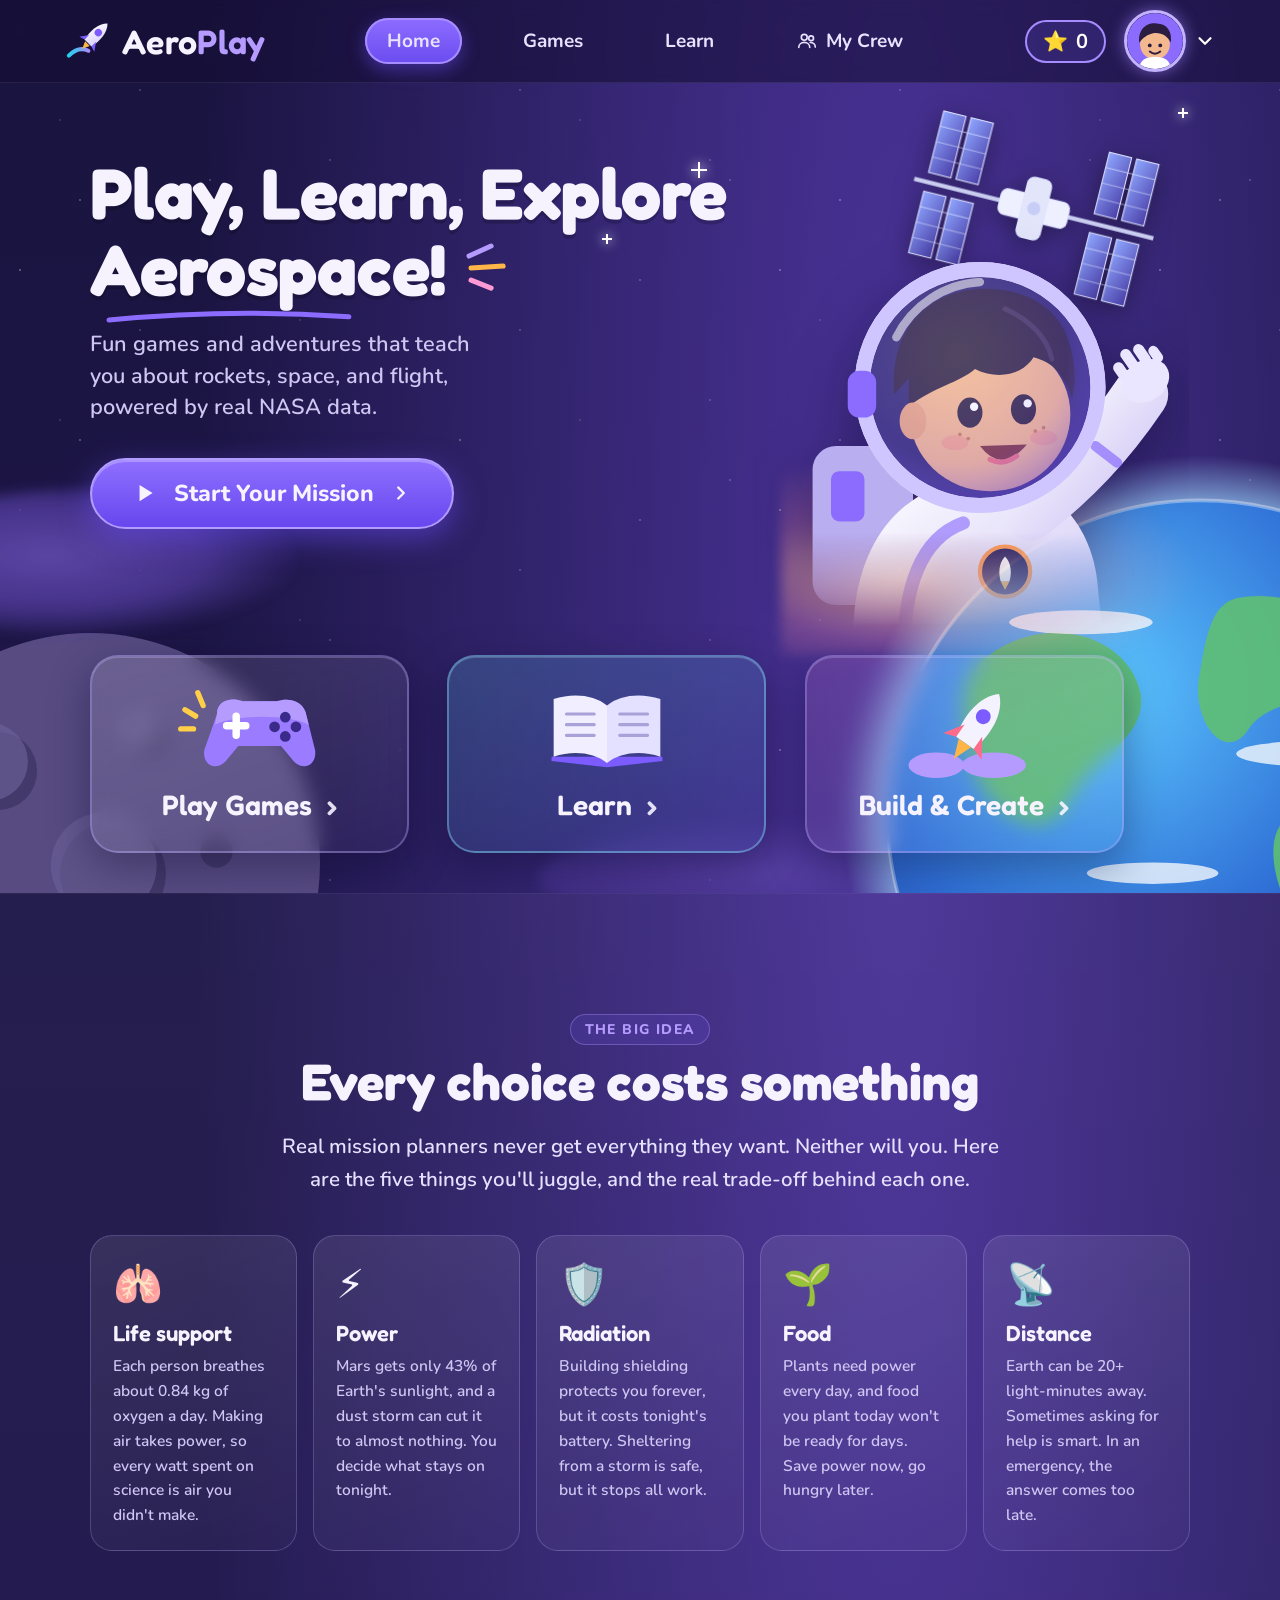
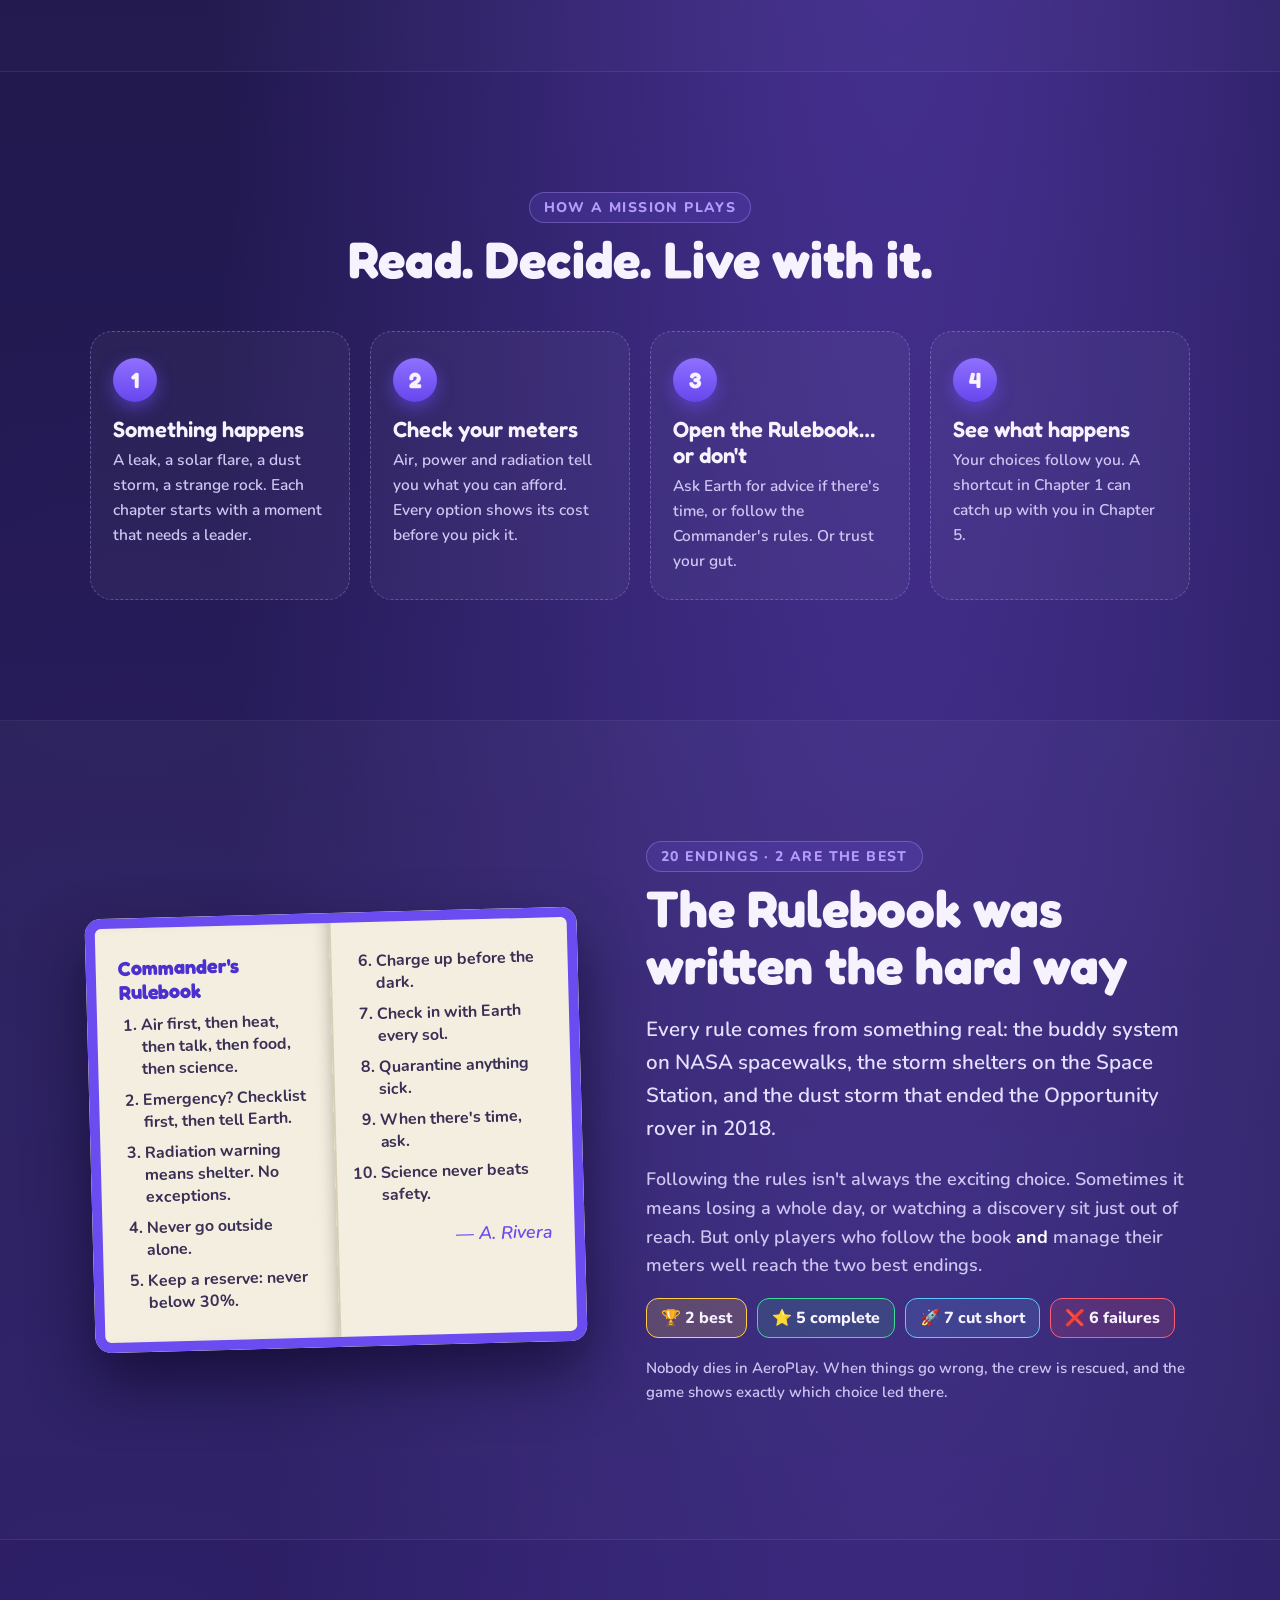
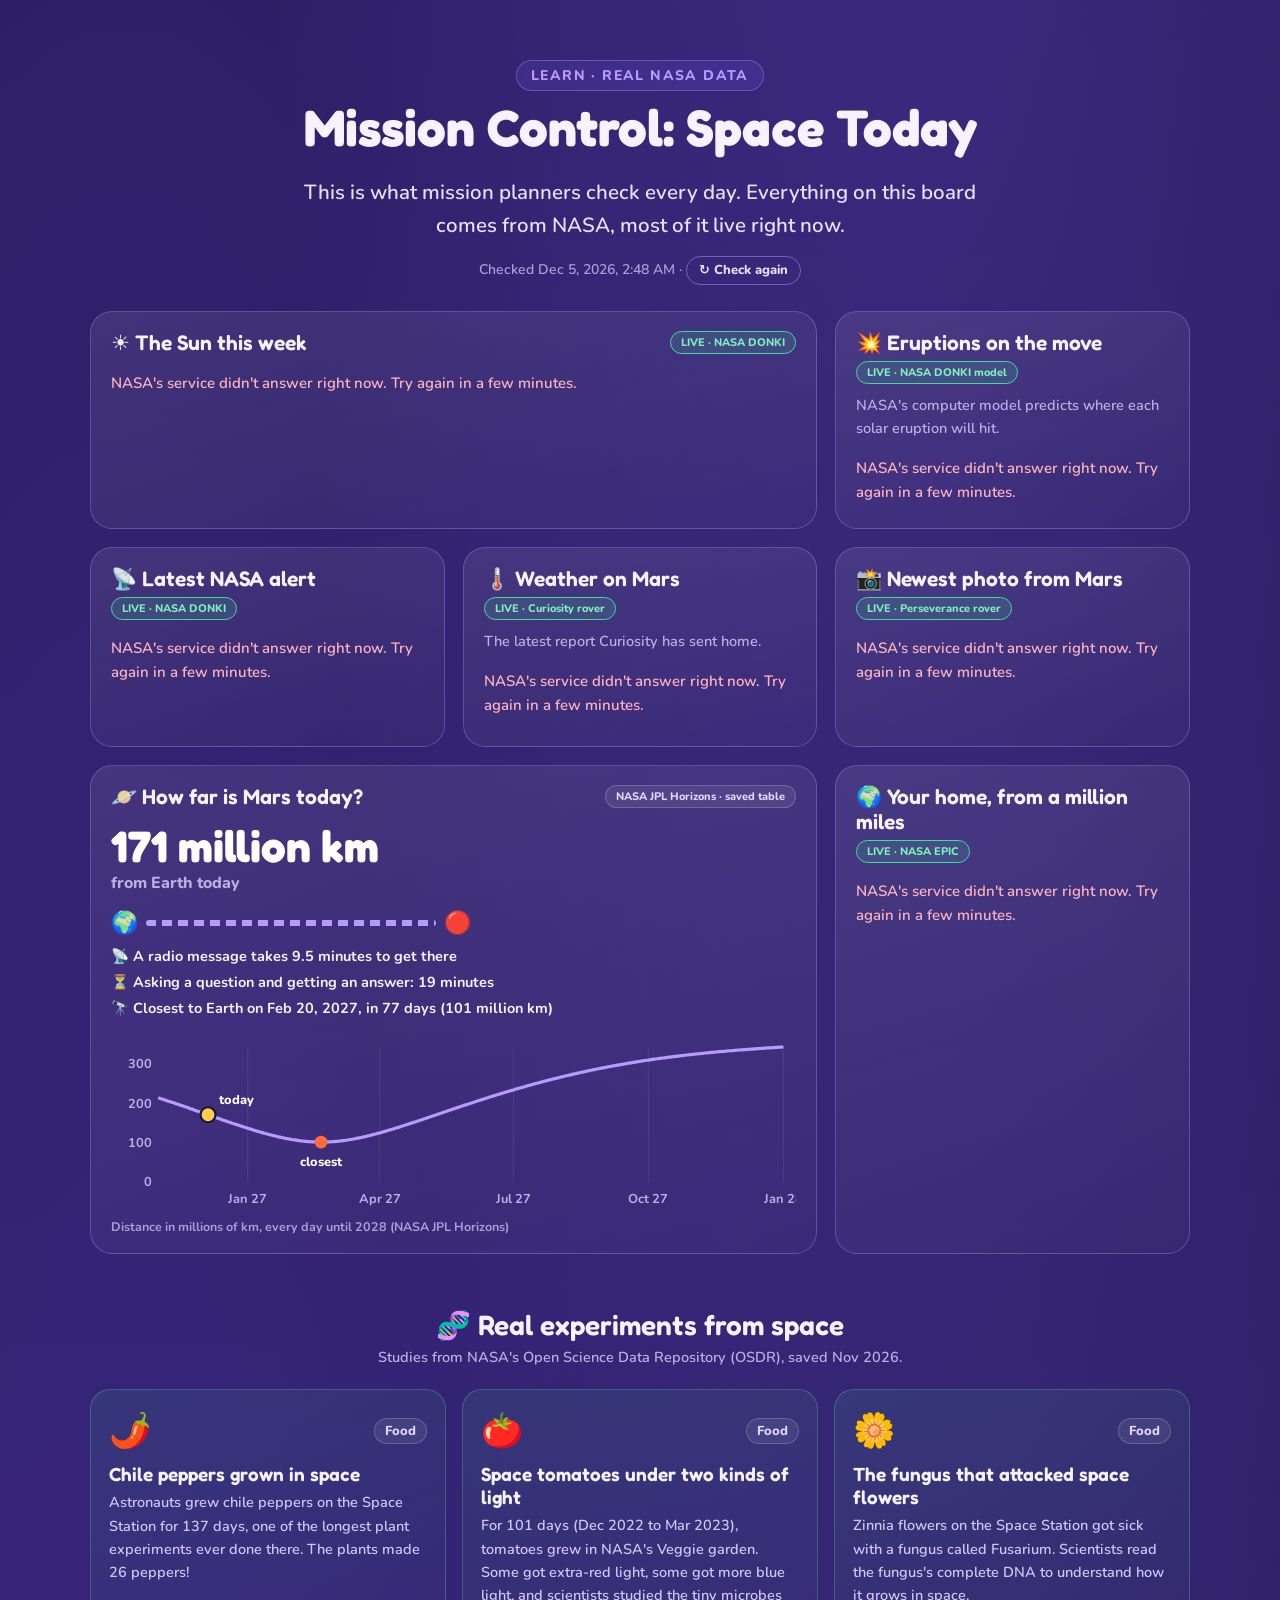
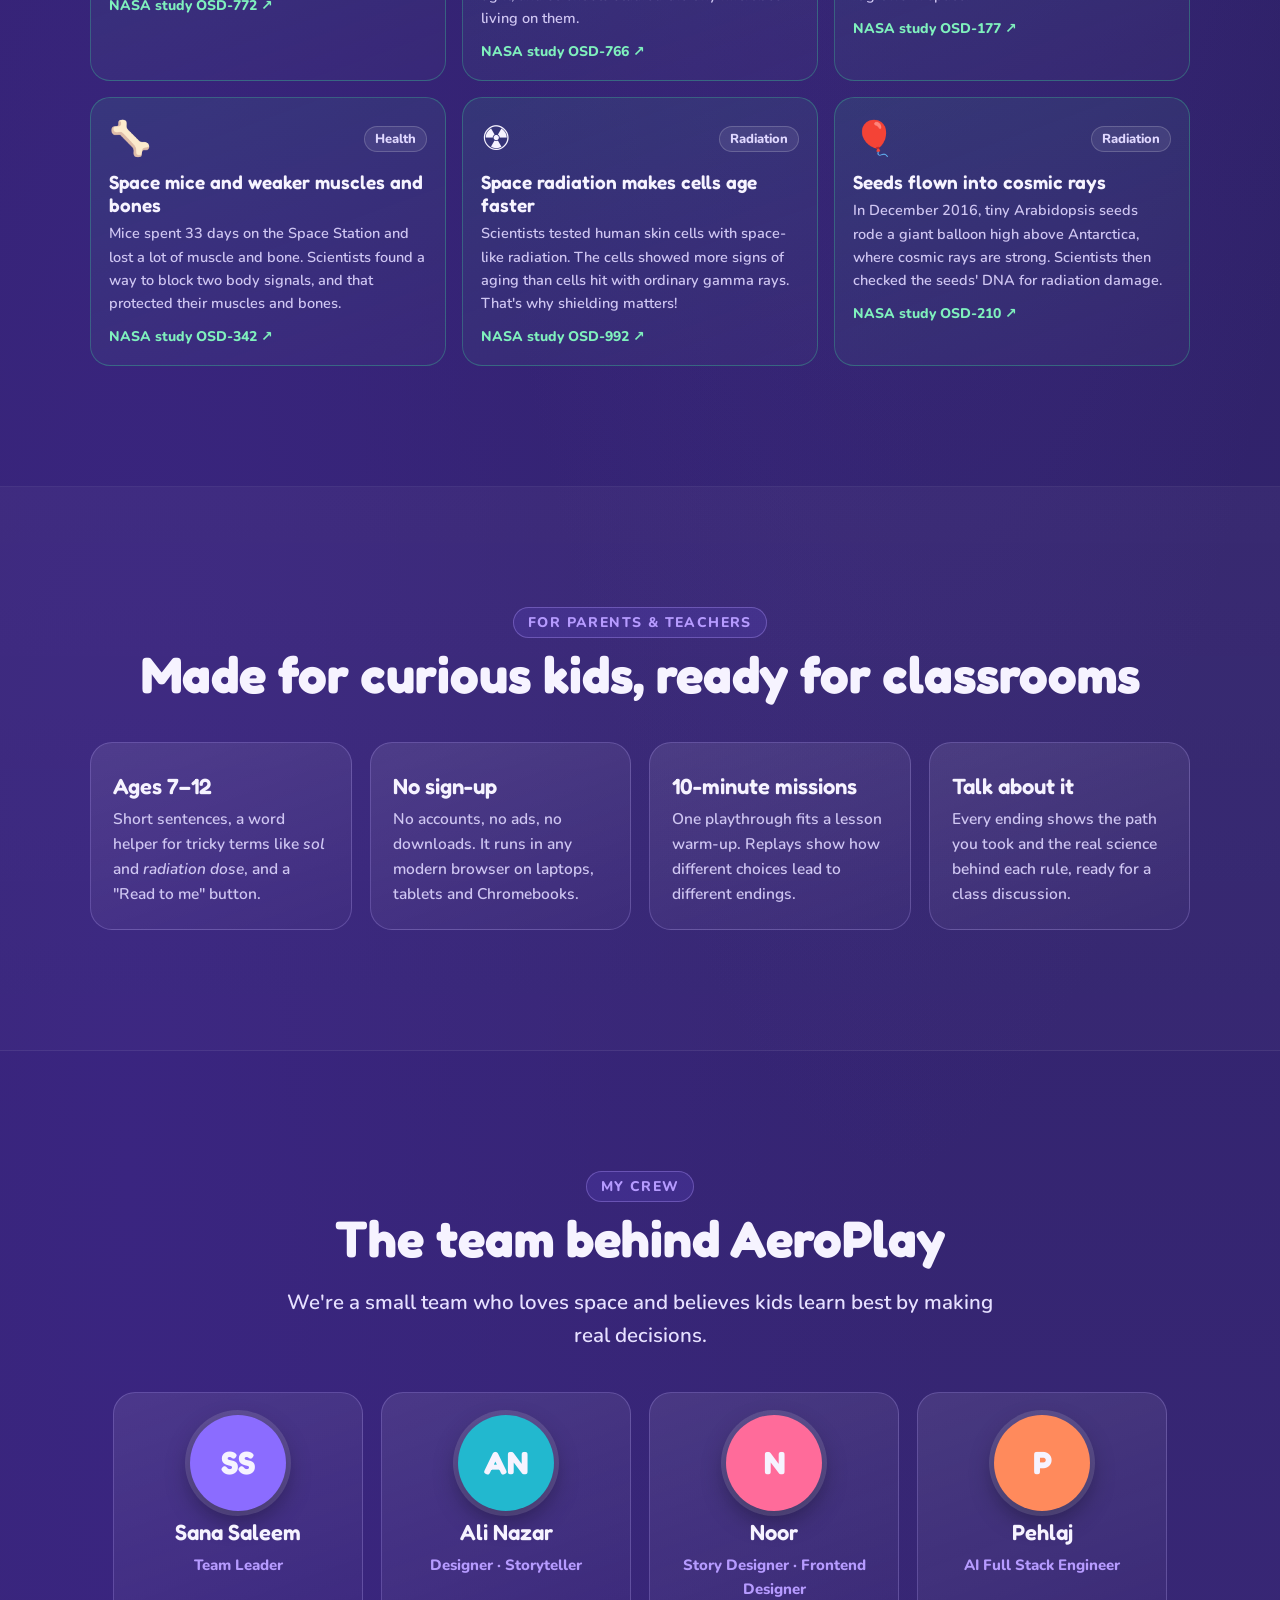
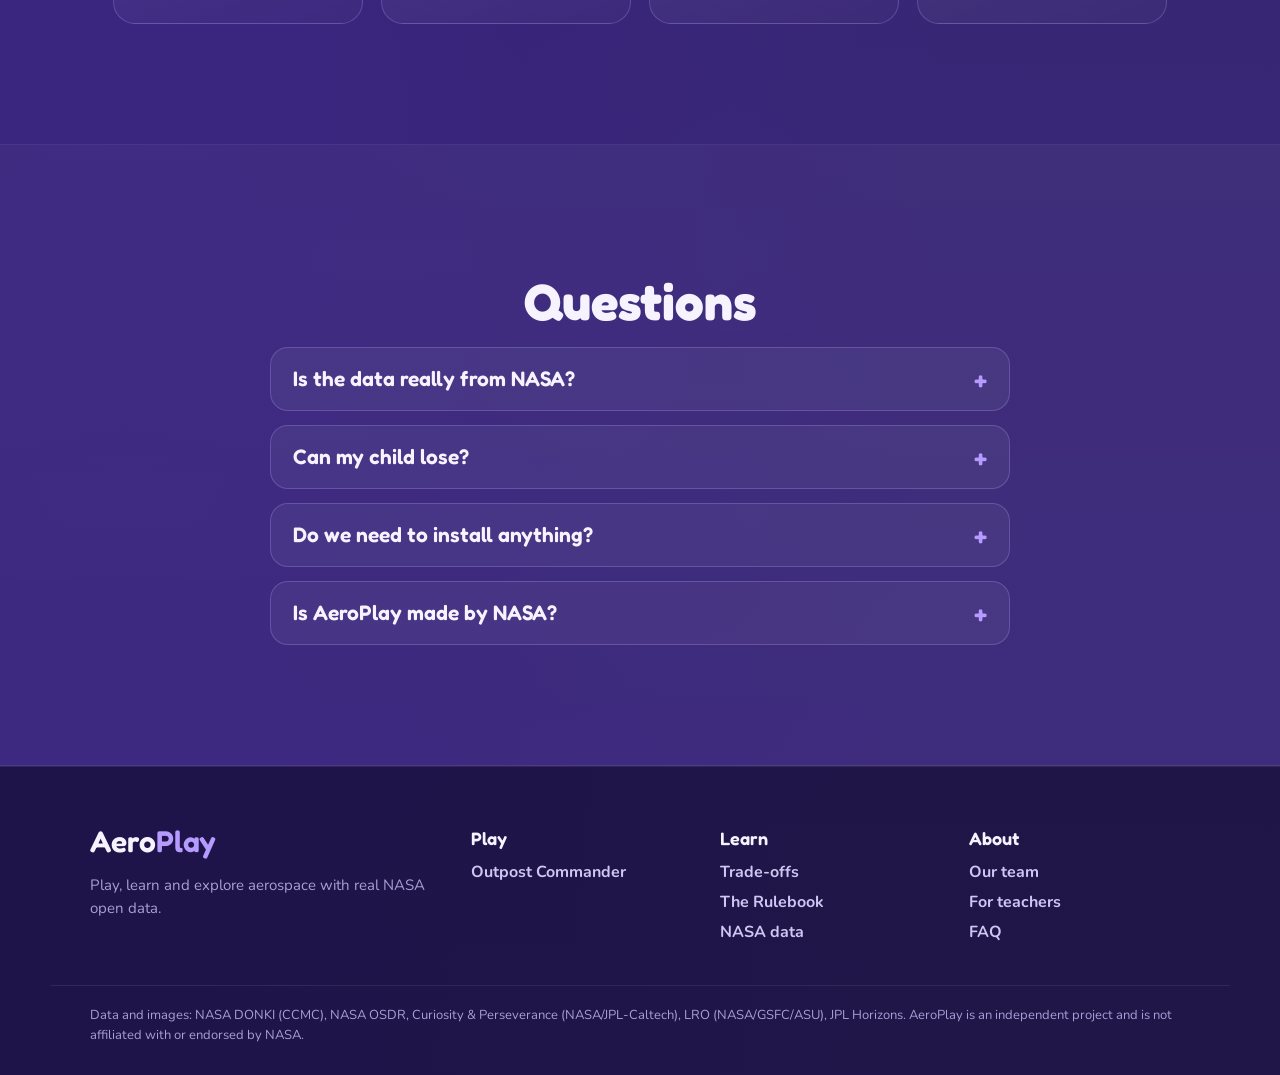
<file: index.html>
<!doctype html>
<html lang="en">
<head>
<meta charset="utf-8">
<meta name="viewport" content="width=device-width, initial-scale=1">
<title>AeroPlay</title>
<meta name="description" content="Fun games and adventures that teach kids about rockets, space and flight, built on real NASA data.">
<link rel="preconnect" href="https://fonts.googleapis.com">
<link rel="preconnect" href="https://fonts.gstatic.com" crossorigin>
<link href="https://fonts.googleapis.com/css2?family=Fredoka:wght@500;600;700&family=Nunito:wght@500;600;700;800&display=swap" rel="stylesheet">
<link rel="stylesheet" href="home.css">
</head>
<body>
<div class="sky" aria-hidden="true">
  <div class="stars s1"></div><div class="stars s2"></div>
  <span class="spark" style="left:54%;top:18%"></span>
  <span class="spark" style="left:74%;top:23%"></span>
  <span class="spark small" style="left:47%;top:26%"></span>
  <span class="spark small" style="left:92%;top:12%"></span>
</div>

<header class="nav">
  <a class="logo" href="index.html" aria-label="AeroPlay home">
    <svg viewBox="0 0 64 64" width="52" height="52" aria-hidden="true">
      <defs>
        <linearGradient id="lgBody" x1="0" y1="0" x2="1" y2="1"><stop offset="0" stop-color="#ffffff"/><stop offset="1" stop-color="#d9d0ff"/></linearGradient>
        <linearGradient id="lgFlame" x1="0" y1="0" x2="1" y2="0"><stop offset="0" stop-color="#22d3ee"/><stop offset="1" stop-color="#a78bfa"/></linearGradient>
      </defs>
      <path d="M6 50 Q18 38 30 44" stroke="url(#lgFlame)" stroke-width="5" fill="none" stroke-linecap="round"/>
      <g transform="rotate(45 38 26)">
        <path d="M38 4 C46 12 47 26 44 38 L32 38 C29 26 30 12 38 4Z" fill="url(#lgBody)"/>
        <circle cx="38" cy="20" r="4.5" fill="#7c5cff"/>
        <path d="M32 30 L25 40 L32 38Z M44 30 L51 40 L44 38Z" fill="#7c5cff"/>
        <path d="M34 39 L38 48 L42 39Z" fill="#ffb547"/>
      </g>
    </svg>
    <span>Aero<b>Play</b></span>
  </a>
  <button class="menu-btn" id="menuBtn" aria-label="Open menu" aria-expanded="false">
    <svg viewBox="0 0 24 24" width="26" height="26" aria-hidden="true"><path d="M4 7h16M4 12h16M4 17h16" stroke="currentColor" stroke-width="2.4" stroke-linecap="round"/></svg>
  </button>
  <nav class="links" id="navLinks" aria-label="Main">
    <a href="index.html" class="active" aria-current="page">Home</a>
    <a href="outpost.html">Games</a>
    <a href="#science">Learn</a>
    <a href="#crew" class="crew">
      <svg viewBox="0 0 24 24" width="22" height="22" aria-hidden="true"><g fill="none" stroke="currentColor" stroke-width="1.8" stroke-linecap="round"><circle cx="9" cy="8" r="3.2"/><path d="M3 19c0-3.3 2.7-5.5 6-5.5s6 2.2 6 5.5"/><circle cx="16.5" cy="9" r="2.6"/><path d="M15.5 13.6c3 0 5.5 2 5.5 5"/></g></svg>
      My Crew
    </a>
  </nav>
  <div class="me">
    <div class="profile">
      <button class="stars-pill" id="starsBtn" aria-haspopup="dialog" aria-expanded="false" aria-controls="starsMenu" aria-label="Your stars"><span aria-hidden="true">⭐</span> <b id="starCount">0</b></button>
      <div class="profile-menu stars-menu" id="starsMenu" role="dialog" aria-label="Your stars" hidden>
        <div class="sm-rank">
          <span class="sm-badge" id="smBadge">🧑‍🚀</span>
          <div><p class="pm-label" style="margin:0">Your rank</p><p class="sm-title" id="smRank">Rookie</p></div>
          <b class="sm-points"><span id="smPoints">0</span> pts</b>
        </div>
        <div class="sm-bar" aria-hidden="true"><i id="smBar"></i></div>
        <p class="sm-next" id="smNext"></p>
        <p class="pm-label">Earn up to 3 stars per mission</p>
        <ul class="sm-how">
          <li><span>⭐</span> Bring the whole crew home safe</li>
          <li><span>⭐</span> Send 40 science data home to Earth</li>
          <li><span>⭐</span> Keep radiation under 50%</li>
        </ul>
        <p class="pm-label">Your best missions (100 pts per star)</p>
        <div class="pm-stats">
          <div><span>🔴 Mars</span><b id="smMars">☆☆☆</b></div>
          <div><span>🌕 Moon</span><b id="smMoon">☆☆☆</b></div>
        </div>
        <a class="pm-play" href="outpost.html">🚀 Earn more stars</a>
      </div>
    </div>
    <div class="profile">
      <button class="avatar" id="avatarBtn" aria-label="Your profile" aria-haspopup="dialog" aria-expanded="false" aria-controls="profileMenu">
        <span id="avatarSlot" class="avatar-img"></span>
        <svg class="chev" viewBox="0 0 24 24" width="22" height="22" aria-hidden="true"><path d="M6 9l6 6 6-6" stroke="currentColor" stroke-width="2.4" fill="none" stroke-linecap="round" stroke-linejoin="round"/></svg>
      </button>
      <div class="profile-menu" id="profileMenu" role="dialog" aria-label="Your profile" hidden>
        <div class="pm-head">
          <span id="pmAvatar" class="pm-avatar"></span>
          <div>
            <p class="pm-hi">Hi, Commander <span id="pmHiName"></span>!</p>
            <label class="pm-label" for="pmName">Your astronaut name</label>
            <input id="pmName" maxlength="16" placeholder="Type a name" autocomplete="off">
          </div>
        </div>
        <p class="pm-label">Pick your astronaut</p>
        <div class="pm-avatars" id="pmAvatars" role="radiogroup" aria-label="Avatar"></div>
        <p class="pm-label">Your best missions</p>
        <div class="pm-stats">
          <div><span>🔴 Mars</span><b id="pmMars">☆☆☆</b></div>
          <div><span>🌕 Moon</span><b id="pmMoon">☆☆☆</b></div>
        </div>
        <a class="pm-play" href="outpost.html">🚀 Play a mission</a>
        <button class="pm-reset" id="pmReset" type="button">Reset my stars</button>
        <div class="pm-confirm" id="pmConfirm" hidden>
          <p>Erase your best Mars and Moon stars on this device? This can't be undone.</p>
          <div><button type="button" class="pm-yes" id="pmYes">Yes, reset</button><button type="button" class="pm-no" id="pmNo">Keep my stars</button></div>
        </div>
        <p class="pm-done" id="pmDone" role="status" hidden>Stars reset. Time for a fresh mission!</p>
        <p class="pm-note">Saved only on this device. No account needed.</p>
      </div>
    </div>
  </div>
</header>

<main class="hero">
  <section class="copy">
    <h1><span class="l1">Play, Learn, Explore</span> <span class="pop">Aerospace!<svg class="swoosh" viewBox="0 0 300 20" aria-hidden="true"><path d="M6 14 Q150 0 294 10" stroke="#8b6cff" stroke-width="6" fill="none" stroke-linecap="round"/></svg><svg class="burst" viewBox="0 0 50 50" aria-hidden="true"><path d="M8 14 L30 4" stroke="#b69bff" stroke-width="5" stroke-linecap="round"/><path d="M10 26 L42 24" stroke="#ffb547" stroke-width="5" stroke-linecap="round"/><path d="M10 38 L30 46" stroke="#ff9ad5" stroke-width="5" stroke-linecap="round"/></svg></span></h1>
    <p>Fun games and adventures that teach you about rockets, space, and flight, powered by real NASA data.</p>
    <a class="cta" href="outpost.html">
      <svg viewBox="0 0 24 24" width="26" height="26" aria-hidden="true"><path d="M7 4.5v15l12-7.5z" fill="currentColor"/></svg>
      Start Your Mission
      <svg viewBox="0 0 24 24" width="22" height="22" aria-hidden="true"><path d="M9 6l6 6-6 6" stroke="currentColor" stroke-width="2.6" fill="none" stroke-linecap="round" stroke-linejoin="round"/></svg>
    </a>
  </section>

  <!-- Illustration: astronaut kid reaching for the space station above Earth -->
  <div class="art" aria-hidden="true">
    <svg class="earth" viewBox="0 0 600 600">
      <defs>
        <radialGradient id="gEarth" cx="35%" cy="30%" r="75%"><stop offset="0" stop-color="#5cc7ff"/><stop offset=".55" stop-color="#2f6fd6"/><stop offset="1" stop-color="#1b2f80"/></radialGradient>
        <radialGradient id="gGlow" cx="50%" cy="50%" r="50%"><stop offset=".86" stop-color="#9ad7ff" stop-opacity=".7"/><stop offset="1" stop-color="#9ad7ff" stop-opacity="0"/></radialGradient>
      </defs>
      <circle cx="300" cy="300" r="300" fill="url(#gGlow)"/>
      <circle cx="300" cy="300" r="262" fill="url(#gEarth)"/>
      <g fill="#5fbf73" opacity=".9">
        <path d="M120 170 C170 130 240 150 250 200 C255 240 210 250 190 290 C170 330 120 300 110 260 C100 220 95 190 120 170Z"/>
        <path d="M330 120 C380 110 430 140 420 180 C410 210 360 200 340 230 C320 260 290 220 300 180 C305 150 310 125 330 120Z"/>
        <path d="M380 300 C420 290 470 320 460 370 C450 410 400 420 380 390 C360 360 350 310 380 300Z"/>
      </g>
      <g fill="#fff" opacity=".75">
        <ellipse cx="200" cy="140" rx="60" ry="10"/><ellipse cx="400" cy="250" rx="70" ry="11"/><ellipse cx="260" cy="350" rx="55" ry="9"/><ellipse cx="160" cy="420" rx="70" ry="10"/>
      </g>
      <circle cx="300" cy="300" r="262" fill="none" stroke="#fff" stroke-opacity=".35" stroke-width="3"/>
    </svg>
    <div class="sunrise"></div>

    <svg class="iss" viewBox="0 0 320 190">
      <defs><linearGradient id="gPanel" x1="0" y1="0" x2="1" y2="1"><stop offset="0" stop-color="#8fa6ff"/><stop offset="1" stop-color="#4a3fa8"/></linearGradient></defs>
      <g stroke="#dfe3ff" stroke-width="1.2">
        <line x1="20" y1="95" x2="300" y2="95" stroke-width="5" stroke="#c9cdf0"/>
        <g id="arr">
          <rect x="34" y="12" width="26" height="72" fill="url(#gPanel)"/><rect x="66" y="12" width="26" height="72" fill="url(#gPanel)"/>
          <rect x="34" y="106" width="26" height="72" fill="url(#gPanel)"/><rect x="66" y="106" width="26" height="72" fill="url(#gPanel)"/>
        </g>
        <use href="#arr" x="194"/>
        <path d="M34 30h58M34 48h58M34 66h58M34 124h58M34 142h58M34 160h58" stroke-opacity=".55"/>
        <path d="M228 30h58M228 48h58M228 66h58M228 124h58M228 142h58M228 160h58" stroke-opacity=".55"/>
        <rect x="120" y="80" width="80" height="30" rx="8" fill="#eef0ff"/>
        <rect x="146" y="60" width="28" height="70" rx="8" fill="#e3e6fb"/>
        <circle cx="160" cy="95" r="8" fill="#c7cdf5"/>
      </g>
    </svg>

    <svg class="kid" viewBox="0 0 520 560">
      <defs>
        <linearGradient id="gSuit" x1="0" y1="0" x2="1" y2="1"><stop offset="0" stop-color="#ffffff"/><stop offset="1" stop-color="#cdc3f5"/></linearGradient>
        <radialGradient id="gGlass" cx="40%" cy="35%" r="70%"><stop offset="0" stop-color="#ffffff" stop-opacity=".18"/><stop offset=".7" stop-color="#9d86ff" stop-opacity=".22"/><stop offset="1" stop-color="#6d4fe0" stop-opacity=".55"/></radialGradient>
      </defs>
      <!-- backpack -->
      <rect x="70" y="300" width="120" height="190" rx="28" fill="#b9aef0"/>
      <rect x="92" y="330" width="40" height="60" rx="10" fill="#8b6cff"/>
      <!-- body -->
      <path d="M120 560 C110 450 150 360 250 340 C340 324 400 380 410 460 L420 560Z" fill="url(#gSuit)"/>
      <path d="M180 560 C176 470 200 410 250 392" stroke="#7c5cff" stroke-width="16" fill="none" stroke-linecap="round" opacity=".55"/>
      <!-- reaching arm -->
      <path d="M330 380 C380 340 420 300 462 238" stroke="url(#gSuit)" stroke-width="66" fill="none" stroke-linecap="round"/>
      <path d="M408 300 l26 20" stroke="#7c5cff" stroke-width="12" stroke-linecap="round" opacity=".6"/>
      <g transform="translate(468 222) rotate(-35)">
        <ellipse cx="0" cy="0" rx="30" ry="24" fill="#eae6ff"/>
        <rect x="-8" y="-46" width="13" height="30" rx="6.5" fill="#eae6ff"/>
        <rect x="8" y="-42" width="13" height="28" rx="6.5" fill="#eae6ff"/>
        <rect x="-24" y="-38" width="13" height="26" rx="6.5" fill="#eae6ff"/>
        <rect x="22" y="-30" width="12" height="22" rx="6" fill="#eae6ff"/>
      </g>
      <!-- chest patch -->
      <g transform="translate(300 450)">
        <circle r="30" fill="#2b2160"/><circle r="30" fill="none" stroke="#ff9a52" stroke-width="5"/>
        <path d="M0 -18 C8 -10 8 4 5 12 L-5 12 C-8 4 -8 -10 0 -18Z" fill="#fff"/>
        <path d="M-5 12 L0 22 L5 12Z" fill="#ffb547"/>
      </g>
      <!-- helmet back -->
      <circle cx="270" cy="230" r="150" fill="#e8e3ff"/>
      <circle cx="270" cy="230" r="132" fill="#2e2470"/>
      <!-- face -->
      <g>
        <path d="M168 238 C160 150 220 110 280 112 C350 114 392 160 380 236 C366 200 340 186 300 182 C250 180 200 196 168 238Z" fill="#2b1d3f"/>
        <ellipse cx="282" cy="262" rx="96" ry="92" fill="#f2b48c"/>
        <path d="M186 252 C176 156 246 124 298 128 C360 134 394 182 380 244 C372 214 356 200 334 194 C322 214 292 222 264 208 C246 224 214 230 186 252Z" fill="#2b1d3f"/>
        <path d="M300 136 C330 150 350 170 356 196" stroke="#4a3566" stroke-width="6" fill="none" stroke-linecap="round" opacity=".7"/>
        <ellipse cx="190" cy="270" rx="16" ry="22" fill="#e9a37c"/>
        <ellipse cx="258" cy="260" rx="15" ry="18" fill="#2b1d3f"/><circle cx="263" cy="253" r="5" fill="#fff"/>
        <ellipse cx="322" cy="256" rx="15" ry="18" fill="#2b1d3f"/><circle cx="327" cy="249" r="5" fill="#fff"/>
        <ellipse cx="240" cy="296" rx="16" ry="9" fill="#f08f86" opacity=".55"/>
        <ellipse cx="346" cy="290" rx="16" ry="9" fill="#f08f86" opacity=".55"/>
        <g fill="#c97a5a"><circle cx="246" cy="286" r="2.2"/><circle cx="256" cy="291" r="2.2"/><circle cx="336" cy="282" r="2.2"/><circle cx="346" cy="278" r="2.2"/></g>
        <path d="M270 300 Q296 334 326 298 Z" fill="#7a2f3b"/>
        <path d="M282 316 Q298 324 314 312" stroke="#f06d7a" stroke-width="6" fill="none" stroke-linecap="round"/>
      </g>
      <!-- glass -->
      <circle cx="270" cy="230" r="132" fill="url(#gGlass)"/>
      <path d="M170 170 A120 120 0 0 1 270 104" stroke="#fff" stroke-width="10" fill="none" stroke-linecap="round" opacity=".55"/>
      <circle cx="270" cy="230" r="141" fill="none" stroke="#cfc6ff" stroke-width="18"/>
      <rect x="112" y="210" width="34" height="56" rx="14" fill="#8b6cff"/>
    </svg>
  </div>

  <svg class="moon" viewBox="0 0 400 400" aria-hidden="true">
    <circle cx="200" cy="200" r="200" fill="#5b4f86"/>
    <g fill="#463c6d"><circle cx="120" cy="120" r="34"/><circle cx="250" cy="90" r="18"/><circle cx="220" cy="210" r="46"/><circle cx="90" cy="250" r="24"/><circle cx="310" cy="190" r="14"/></g>
    <g fill="#6f639c" opacity=".7"><circle cx="112" cy="112" r="34"/><circle cx="244" cy="84" r="18"/><circle cx="212" cy="202" r="46"/></g>
  </svg>
  <div class="cloud c1" aria-hidden="true"></div>
  <div class="cloud c2" aria-hidden="true"></div>
  <div class="cloud c3" aria-hidden="true"></div>

  <section class="doors" aria-label="Where to go">
    <a class="door play" href="outpost.html">
      <svg viewBox="0 0 140 90" aria-hidden="true">
        <g stroke="#ffcf4a" stroke-width="5" stroke-linecap="round"><path d="M10 26 L20 32"/><path d="M22 10 L27 22"/><path d="M6 44 L18 44"/></g>
        <path d="M40 30 C40 18 52 14 64 18 L96 18 C108 14 122 18 124 32 L132 64 C134 80 118 84 110 72 L100 60 L60 60 L50 72 C42 84 26 80 28 64Z" fill="#9b7bff"/>
        <path d="M40 30 C40 18 52 14 64 18 L96 18 C108 14 122 18 124 32 L126 40 C110 30 56 30 38 40Z" fill="#b69bff"/>
        <path d="M58 32v18M49 41h18" stroke="#fff" stroke-width="7" stroke-linecap="round"/>
        <circle cx="104" cy="33" r="5" fill="#3a2a8a"/><circle cx="114" cy="42" r="5" fill="#3a2a8a"/><circle cx="94" cy="42" r="5" fill="#3a2a8a"/><circle cx="104" cy="51" r="5" fill="#3a2a8a"/>
      </svg>
      <span>Play Games <i>›</i></span>
    </a>
    <a class="door learn" href="#science">
      <svg viewBox="0 0 140 90" aria-hidden="true">
        <path d="M18 74 L70 80 L122 74 L122 70 L18 70Z" fill="#7c5cff"/>
        <path d="M20 16 C38 10 58 12 70 22 L70 76 C58 66 38 64 20 70Z" fill="#f1efff"/>
        <path d="M120 16 C102 10 82 12 70 22 L70 76 C82 66 102 64 120 70Z" fill="#e4e0ff"/>
        <g stroke="#a9a2d8" stroke-width="3" stroke-linecap="round"><path d="M32 30h26M32 40h26M32 50h26M82 30h26M82 40h26M82 50h26"/></g>
      </svg>
      <span>Learn <i>›</i></span>
    </a>
    <a class="door build" href="outpost.html">
      <svg viewBox="0 0 140 90" aria-hidden="true">
        <ellipse cx="44" cy="78" rx="26" ry="12" fill="#b69bff"/><ellipse cx="98" cy="78" rx="30" ry="12" fill="#b69bff"/>
        <g transform="rotate(35 80 44)">
          <path d="M80 4 C94 16 96 40 90 60 L70 60 C64 40 66 16 80 4Z" fill="#f4f2ff"/>
          <circle cx="80" cy="30" r="7" fill="#7c5cff"/>
          <path d="M70 46 L58 64 L70 60Z M90 46 L102 64 L90 60Z" fill="#ff6b8a"/>
          <path d="M73 60 L80 78 L87 60Z" fill="#ffb547"/>
        </g>
      </svg>
      <span>Build &amp; Create <i>›</i></span>
    </a>
  </section>
</main>

<!-- ================= TRADE-OFFS ================= -->
<section class="sec alt" id="tradeoffs">
  <div class="wrap">
    <span class="eyebrow center">The big idea</span>
    <h2 class="center">Every choice costs something</h2>
    <p class="lead center narrow">Real mission planners never get everything they want. Neither will you. Here are the five things you'll juggle, and the real trade-off behind each one.</p>
    <div class="grid5">
      <article class="tcard"><div class="ti">🫁</div><h3>Life support</h3><p>Each person breathes about 0.84 kg of oxygen a day. Making air takes power, so every watt spent on science is air you didn't make.</p></article>
      <article class="tcard"><div class="ti">⚡</div><h3>Power</h3><p>Mars gets only 43% of Earth's sunlight, and a dust storm can cut it to almost nothing. You decide what stays on tonight.</p></article>
      <article class="tcard"><div class="ti">🛡️</div><h3>Radiation</h3><p>Building shielding protects you forever, but it costs tonight's battery. Sheltering from a storm is safe, but it stops all work.</p></article>
      <article class="tcard"><div class="ti">🌱</div><h3>Food</h3><p>Plants need power every day, and food you plant today won't be ready for days. Save power now, go hungry later.</p></article>
      <article class="tcard"><div class="ti">📡</div><h3>Distance</h3><p>Earth can be 20+ light-minutes away. Sometimes asking for help is smart. In an emergency, the answer comes too late.</p></article>
    </div>
  </div>
</section>

<!-- ================= HOW IT WORKS ================= -->
<section class="sec" id="how">
  <div class="wrap">
    <span class="eyebrow center">How a mission plays</span>
    <h2 class="center">Read. Decide. Live with it.</h2>
    <ol class="steps">
      <li><span class="n">1</span><h3>Something happens</h3><p>A leak, a solar flare, a dust storm, a strange rock. Each chapter starts with a moment that needs a leader.</p></li>
      <li><span class="n">2</span><h3>Check your meters</h3><p>Air, power and radiation tell you what you can afford. Every option shows its cost before you pick it.</p></li>
      <li><span class="n">3</span><h3>Open the Rulebook… or don't</h3><p>Ask Earth for advice if there's time, or follow the Commander's rules. Or trust your gut.</p></li>
      <li><span class="n">4</span><h3>See what happens</h3><p>Your choices follow you. A shortcut in Chapter 1 can catch up with you in Chapter 5.</p></li>
    </ol>
  </div>
</section>

<!-- ================= RULEBOOK ================= -->
<section class="sec alt" id="rulebook">
  <div class="wrap two rev">
    <div class="book" aria-label="Pages from the Commander's Rulebook">
      <div class="page left">
        <h4>Commander's Rulebook</h4>
        <ol>
          <li>Air first, then heat, then talk, then food, then science.</li>
          <li>Emergency? Checklist first, then tell Earth.</li>
          <li>Radiation warning means shelter. No exceptions.</li>
          <li>Never go outside alone.</li>
          <li>Keep a reserve: never below 30%.</li>
        </ol>
      </div>
      <div class="page right">
        <ol start="6">
          <li>Charge up before the dark.</li>
          <li>Check in with Earth every sol.</li>
          <li>Quarantine anything sick.</li>
          <li>When there's time, ask.</li>
          <li>Science never beats safety.</li>
        </ol>
        <p class="sig">— A. Rivera</p>
      </div>
    </div>
    <div>
      <span class="eyebrow">20 endings · 2 are the best</span>
      <h2>The Rulebook was written the hard way</h2>
      <p class="lead">Every rule comes from something real: the buddy system on NASA spacewalks, the storm shelters on the Space Station, and the dust storm that ended the Opportunity rover in 2018.</p>
      <p>Following the rules isn't always the exciting choice. Sometimes it means losing a whole day, or watching a discovery sit just out of reach. But only players who follow the book <b>and</b> manage their meters well reach the two best endings.</p>
      <div class="endings">
        <span class="e best">🏆 2 best</span><span class="e good">⭐ 5 complete</span><span class="e cut">🚀 7 cut short</span><span class="e fail">❌ 6 failures</span>
      </div>
      <p class="small">Nobody dies in AeroPlay. When things go wrong, the crew is rescued, and the game shows exactly which choice led there.</p>
    </div>
  </div>
</section>

<!-- ================= MISSION CONTROL: LIVE NASA DATA ================= -->
<section class="sec" id="science">
  <div class="wrap">
    <span class="eyebrow center">Learn · real NASA data</span>
    <h2 class="center">Mission Control: Space Today</h2>
    <p class="lead center narrow">This is what mission planners check every day. Everything on this board comes from NASA, most of it live right now.</p>
    <p class="mc-updated center">Checked <span id="mcUpdated">…</span> · <button type="button" id="mcRefresh" class="mc-refresh">↻ Check again</button></p>

    <div class="mc-grid">
      <article class="mc-panel span2">
        <header><h3>☀️ The Sun this week</h3><span class="chip live">LIVE · NASA DONKI</span></header>
        <div id="mcSun"><p class="mc-loading">Asking NASA…</p></div>
      </article>
      <article class="mc-panel">
        <header><h3>💥 Eruptions on the move</h3><span class="chip live">LIVE · NASA DONKI model</span></header>
        <p class="mc-intro">NASA's computer model predicts where each solar eruption will hit.</p>
        <div id="mcEnlil"><p class="mc-loading">Asking NASA…</p></div>
      </article>

      <article class="mc-panel">
        <header><h3>📡 Latest NASA alert</h3><span class="chip live">LIVE · NASA DONKI</span></header>
        <div id="mcAlert"><p class="mc-loading">Asking NASA…</p></div>
      </article>
      <article class="mc-panel">
        <header><h3>🌡️ Weather on Mars</h3><span class="chip live">LIVE · Curiosity rover</span></header>
        <p class="mc-intro">The latest report Curiosity has sent home.</p>
        <div id="mcMars"><p class="mc-loading">Asking NASA…</p></div>
      </article>
      <article class="mc-panel">
        <header><h3>📸 Newest photo from Mars</h3><span class="chip live">LIVE · Perseverance rover</span></header>
        <div id="mcPhoto"><p class="mc-loading">Asking NASA…</p></div>
      </article>

      <article class="mc-panel span2">
        <header><h3>🪐 How far is Mars today?</h3><span class="chip">NASA JPL Horizons · saved table</span></header>
        <div id="mcDist"><p class="mc-loading">Asking NASA…</p></div>
      </article>
      <article class="mc-panel">
        <header><h3>🌍 Your home, from a million miles</h3><span class="chip live">LIVE · NASA EPIC</span></header>
        <div id="mcEpic"><p class="mc-loading">Asking NASA…</p></div>
      </article>
    </div>

    <h3 class="bio-title center">🧬 Real experiments from space</h3>
    <p class="center mc-intro">Studies from NASA's Open Science Data Repository (OSDR), saved Nov 2026.</p>
    <div class="bio-grid" id="mcBio"></div>
  </div>
</section>

<!-- ================= PARENTS & TEACHERS ================= -->
<section class="sec alt" id="teachers">
  <div class="wrap">
    <span class="eyebrow center">For parents &amp; teachers</span>
    <h2 class="center">Made for curious kids, ready for classrooms</h2>
    <div class="grid4">
      <article class="pcard"><h3>Ages 7–12</h3><p>Short sentences, a word helper for tricky terms like <i>sol</i> and <i>radiation dose</i>, and a "Read to me" button.</p></article>
      <article class="pcard"><h3>No sign-up</h3><p>No accounts, no ads, no downloads. It runs in any modern browser on laptops, tablets and Chromebooks.</p></article>
      <article class="pcard"><h3>10-minute missions</h3><p>One playthrough fits a lesson warm-up. Replays show how different choices lead to different endings.</p></article>
      <article class="pcard"><h3>Talk about it</h3><p>Every ending shows the path you took and the real science behind each rule, ready for a class discussion.</p></article>
    </div>
  </div>
</section>

<!-- ================= TEAM ================= -->
<section class="sec" id="crew">
  <div class="wrap">
    <span class="eyebrow center">My Crew</span>
    <h2 class="center">The team behind AeroPlay</h2>
    <p class="lead center narrow">We're a small team who loves space and believes kids learn best by making real decisions.</p>
    <div class="team">
      <article class="member"><div class="av" style="--c:#8b6cff">SS</div><h3>Sana Saleem</h3><p class="role">Team Leader</p></article>
      <article class="member"><div class="av" style="--c:#22b8cf">AN</div><h3>Ali Nazar</h3><p class="role">Designer · Storyteller</p></article>
      <article class="member"><div class="av" style="--c:#ff6b9a">N</div><h3>Noor</h3><p class="role">Story Designer · Frontend Designer</p></article>
      <article class="member"><div class="av" style="--c:#ff8a5c">P</div><h3>Pehlaj</h3><p class="role">AI Full Stack Engineer</p></article>
    </div>
  </div>
</section>

<!-- ================= FAQ ================= -->
<section class="sec alt" id="faq">
  <div class="wrap narrow-wrap">
    <h2 class="center">Questions</h2>
    <details><summary>Is the data really from NASA?</summary><p>Yes. Solar flares and radiation storms come from NASA's DONKI database (live when you're online, from a saved archive when you're not). The game always shows which one you're seeing. Mars weather, radiation and biology facts come from NASA missions and the Open Science Data Repository.</p></details>
    <details><summary>Can my child lose?</summary><p>Yes, and that's part of the learning. Missions can end early, but nobody dies. The crew is rescued, and the ending explains which choice caused it so kids can try again.</p></details>
    <details><summary>Do we need to install anything?</summary><p>No. AeroPlay runs in the browser. There's no account and no personal data collected.</p></details>
    <details><summary>Is AeroPlay made by NASA?</summary><p>No. AeroPlay is an independent project that uses NASA's free, public open data. It is not affiliated with or endorsed by NASA.</p></details>
  </div>
</section>




<footer class="site-foot">
  <div class="wrap fgrid">
    <div>
      <div class="flogo">Aero<b>Play</b></div>
      <p>Play, learn and explore aerospace with real NASA open data.</p>
    </div>
    <div><h4>Play</h4><a href="outpost.html">Outpost Commander</a></div>
    <div><h4>Learn</h4><a href="#tradeoffs">Trade-offs</a><a href="#rulebook">The Rulebook</a><a href="#science">NASA data</a></div>
    <div><h4>About</h4><a href="#crew">Our team</a><a href="#teachers">For teachers</a><a href="#faq">FAQ</a></div>
  </div>
  <p class="legal">Data and images: NASA DONKI (CCMC), NASA OSDR, Curiosity &amp; Perseverance (NASA/JPL-Caltech), LRO (NASA/GSFC/ASU), JPL Horizons. AeroPlay is an independent project and is not affiliated with or endorsed by NASA.</p>
</footer>

<script>
  // ---------- Profile: name, avatar and stars, saved on this device only ----------
  (function () {
    const AVATARS = [
      { bg: "#8b6cff", skin: "#f4b88f", hair: "#2b1d3f" },
      { bg: "#22b8cf", skin: "#c68863", hair: "#1d1410" },
      { bg: "#ff8a5c", skin: "#ffd8b8", hair: "#e0a33a" },
      { bg: "#ff6b9a", skin: "#8d5a3b", hair: "#120c0a" },
      { bg: "#3ddc97", skin: "#f1c19b", hair: "#7a3b1e" },
      { bg: "#ffcf4a", skin: "#a8714f", hair: "#3b2a6b" },
    ];
    const get = (k, d) => { try { const v = localStorage.getItem(k); return v == null ? d : JSON.parse(v); } catch (e) { return d; } };
    const set = (k, v) => { try { localStorage.setItem(k, JSON.stringify(v)); } catch (e) {} };
    const svg = (a, size) => `<svg viewBox="0 0 64 64" width="${size}" height="${size}" aria-hidden="true"><circle cx="32" cy="32" r="32" fill="${a.bg}"/><circle cx="32" cy="36" r="17" fill="${a.skin}"/><path d="M14 34 C12 16 26 10 34 12 C46 12 52 22 50 34 C46 26 40 22 30 23 C24 24 18 28 14 34Z" fill="${a.hair}"/><circle cx="26" cy="37" r="2.2" fill="#2b1d3f"/><circle cx="38" cy="37" r="2.2" fill="#2b1d3f"/><path d="M26 44 Q32 49 38 44" stroke="#2b1d3f" stroke-width="2.2" fill="none" stroke-linecap="round"/><path d="M14 64 C14 54 22 50 32 50 C42 50 50 54 50 64Z" fill="#fff"/></svg>`;
    const $ = (id) => document.getElementById(id);
    const btn = $("avatarBtn"), menu = $("profileMenu"), nameIn = $("pmName");
    const starsTxt = (n) => "⭐".repeat(n) + "☆".repeat(3 - n);

    function render() {
      const a = AVATARS[get("ap_avatar", 0)] || AVATARS[0];
      const name = get("ap_name", "");
      $("avatarSlot").innerHTML = svg(a, 62);
      $("pmAvatar").innerHTML = svg(a, 64);
      $("pmHiName").textContent = name || "Rookie";
      btn.setAttribute("aria-label", "Your profile" + (name ? ": " + name : ""));
      $("pmAvatars").innerHTML = AVATARS.map((x, i) => `<button type="button" role="radio" aria-checked="${i === get("ap_avatar", 0)}" aria-label="Astronaut ${i + 1}" data-av="${i}">${svg(x, 44)}</button>`).join("");
      $("pmAvatars").querySelectorAll("[data-av]").forEach((b) => b.onclick = () => { set("ap_avatar", +b.dataset.av); render(); });
      const mars = get("oc_best_mars", 0), moon = get("oc_best_moon", 0);
      $("pmMars").textContent = starsTxt(mars);
      $("pmMoon").textContent = starsTxt(moon);
      const pts = (mars + moon) * 100;
      $("starCount").textContent = pts;
      $("smPoints").textContent = pts;
      $("smMars").textContent = starsTxt(mars);
      $("smMoon").textContent = starsTxt(moon);
      const RANKS = [[0, "Rookie", "🧑‍🚀"], [100, "Cadet", "🛰️"], [300, "Flight Specialist", "🚀"], [500, "Commander", "🌟"], [600, "Mission Legend", "🏆"]];
      let i = 0; while (i + 1 < RANKS.length && pts >= RANKS[i + 1][0]) i++;
      const r = RANKS[i], next = RANKS[i + 1];
      $("smRank").textContent = r[1]; $("smBadge").textContent = r[2];
      $("smBar").style.width = next ? ((pts - r[0]) / (next[0] - r[0]) * 100) + "%" : "100%";
      $("smNext").textContent = next ? `${next[0] - pts} more points to become ${next[1]} ${next[2]}` : "Top rank! You've earned every star on Mars and the Moon.";
      $("starsBtn").setAttribute("aria-label", `Your stars: ${pts} points, rank ${r[1]}`);
    }
    const sBtn = $("starsBtn"), sMenu = $("starsMenu");
    function open(v) {
      menu.hidden = !v; btn.setAttribute("aria-expanded", v);
      if (!v) { $("pmConfirm").hidden = true; $("pmReset").hidden = false; $("pmDone").hidden = true; }
      if (v) { openStars(false); nameIn.value = get("ap_name", ""); nameIn.focus(); }
    }
    function openStars(v) {
      sMenu.hidden = !v; sBtn.setAttribute("aria-expanded", v);
      if (v) { open(false); render(); }
    }
    btn.addEventListener("click", (e) => { e.stopPropagation(); open(menu.hidden); });
    sBtn.addEventListener("click", (e) => { e.stopPropagation(); openStars(sMenu.hidden); });
    [menu, sMenu].forEach((m) => m.addEventListener("click", (e) => e.stopPropagation()));
    document.addEventListener("click", () => { open(false); openStars(false); });
    document.addEventListener("keydown", (e) => {
      if (e.key !== "Escape") return;
      if (!menu.hidden) { open(false); btn.focus(); }
      if (!sMenu.hidden) { openStars(false); sBtn.focus(); }
    });
    nameIn.addEventListener("input", () => { set("ap_name", nameIn.value.trim().slice(0, 16)); render(); nameIn.focus(); });
    // Reset asks inside the menu (no browser pop-up), then confirms what happened.
    const showConfirm = (v) => { $("pmConfirm").hidden = !v; $("pmReset").hidden = v; if (v) { $("pmDone").hidden = true; $("pmNo").focus(); } };
    $("pmReset").addEventListener("click", () => showConfirm(true));
    $("pmNo").addEventListener("click", () => { showConfirm(false); $("pmReset").focus(); });
    $("pmYes").addEventListener("click", () => {
      try { localStorage.removeItem("oc_best_mars"); localStorage.removeItem("oc_best_moon"); } catch (e) {}
      showConfirm(false); render(); $("pmDone").hidden = false; $("pmReset").focus();
    });
    render();
  })();
  const btn = document.getElementById("menuBtn"), links = document.getElementById("navLinks");
  btn.addEventListener("click", () => { const open = links.classList.toggle("open"); btn.setAttribute("aria-expanded", open); });
  links.querySelectorAll("a").forEach(a => a.addEventListener("click", () => { links.classList.remove("open"); btn.setAttribute("aria-expanded", false); }));


</script>
<script src="data/horizons_mars.js"></script>
<script src="data/osdr_cards.js"></script>
<script src="learn.js"></script>
</body>
</html>
</file>
<file: home.css>
:root{
  --bg1:#1a1440; --bg2:#2b1f63; --bg3:#3d2a7d;
  --ink:#f6f3ff; --muted:#cfc6f2;
  --violet:#7c5cff; --violet2:#9b7bff; --violet3:#b69bff;
  --glass:rgba(255,255,255,.07); --glass-line:rgba(190,170,255,.35);
  --heading:"Fredoka","Baloo 2","Trebuchet MS",system-ui,sans-serif;
  --body:"Nunito","Trebuchet MS",system-ui,sans-serif;
}
*{box-sizing:border-box}
html,body{margin:0;min-height:100%}
html{overflow-x:clip}
body{
  font-family:var(--body);color:var(--ink);
  background:radial-gradient(ellipse at 70% 10%,#4a3399 0%,transparent 55%),
             radial-gradient(ellipse at 10% 80%,#3a2580 0%,transparent 50%),
             linear-gradient(180deg,var(--bg1),var(--bg2) 55%,var(--bg3));
  background-color:var(--bg1);
}
a{color:inherit;text-decoration:none}

/* ---------- starfield ---------- */
.sky{position:fixed;inset:0;pointer-events:none;z-index:0}
.stars{position:absolute;inset:0;background-repeat:repeat}
.stars.s1{background-image:radial-gradient(1.4px 1.4px at 20px 30px,#fff,transparent),radial-gradient(1px 1px at 140px 90px,#fff,transparent),radial-gradient(1.2px 1.2px at 260px 40px,#e8e0ff,transparent),radial-gradient(1px 1px at 330px 160px,#fff,transparent),radial-gradient(1.3px 1.3px at 80px 200px,#fff,transparent);background-size:380px 240px;opacity:.55}
.stars.s2{background-image:radial-gradient(1px 1px at 60px 120px,#fff,transparent),radial-gradient(1.6px 1.6px at 210px 180px,#d9ccff,transparent),radial-gradient(1px 1px at 300px 20px,#fff,transparent);background-size:520px 300px;opacity:.4;animation:twinkle 5s ease-in-out infinite}
@keyframes twinkle{50%{opacity:.85}}
.spark{position:absolute;width:16px;height:16px;background:
  linear-gradient(#fff,#fff) center/2px 100% no-repeat,
  linear-gradient(#fff,#fff) center/100% 2px no-repeat;filter:drop-shadow(0 0 6px #fff);animation:twinkle 3s ease-in-out infinite}
.spark.small{width:10px;height:10px}

/* ---------- nav ---------- */
.nav{position:relative;z-index:5;display:flex;align-items:center;gap:24px;padding:10px clamp(16px,5vw,80px);
  border-bottom:1px solid rgba(255,255,255,.08);background:rgba(20,14,52,.55);backdrop-filter:blur(8px)}
.logo{display:flex;align-items:center;gap:6px;font-family:var(--heading);font-size:34px;font-weight:600;letter-spacing:.3px}
.logo b{font-weight:600;color:var(--violet3)}
.links{display:flex;gap:clamp(12px,3vw,44px);margin:0 auto;align-items:center}
.links a{font-weight:700;font-size:19px;padding:10px 22px;border-radius:999px;color:#e9e3ff;display:flex;align-items:center;gap:8px;transition:background .15s}
.links a:hover{background:rgba(255,255,255,.08)}
.links a.active{background:linear-gradient(180deg,#8d6dff,#6a4cf0);box-shadow:0 0 0 2px #a68cff inset,0 6px 18px rgba(110,80,255,.45)}
.me{display:flex;align-items:center;gap:18px}
.stars-pill{display:flex;align-items:center;gap:8px;border:2px solid #a68cff;border-radius:999px;padding:6px 16px;font-family:inherit;font-size:20px;font-weight:800;color:#fff;background:rgba(124,92,255,.15);cursor:pointer;transition:background .15s,border-color .15s}
.stars-pill:hover,.stars-pill[aria-expanded="true"]{background:rgba(124,92,255,.32);border-color:#fff}
.stars-pill:focus-visible{outline:3px solid #ffcf4a;outline-offset:3px}
.avatar{display:flex;align-items:center;gap:8px;background:none;border:0;color:#fff;cursor:pointer;padding:0}
.avatar-img svg{display:block;width:62px;height:62px;border-radius:50%;border:3px solid #c3b2ff;box-shadow:0 0 16px rgba(160,130,255,.6)}
.avatar:hover .avatar-img svg,.avatar[aria-expanded="true"] .avatar-img svg{border-color:#fff}
.avatar[aria-expanded="true"] .chev{transform:rotate(180deg)}
.chev{transition:transform .15s}
.avatar:focus-visible{outline:3px solid #ffcf4a;outline-offset:4px;border-radius:999px}
.menu-btn{display:none;background:none;border:0;color:#fff;cursor:pointer;margin-left:auto}

/* ---------- hero ---------- */
.hero{position:relative;z-index:1;overflow:clip;min-height:calc(100vh - 90px);max-width:1500px;margin:0 auto;padding:clamp(40px,8vh,90px) clamp(16px,7vw,130px) 40px;display:grid;grid-template-columns:1.15fr .85fr;grid-template-rows:auto auto;column-gap:20px}
.copy{position:relative;z-index:3;align-self:start}
h1{font-family:var(--heading);font-weight:700;font-size:clamp(40px,5.6vw,80px);line-height:1.06;margin:0 0 22px;letter-spacing:-.5px;text-shadow:0 4px 0 rgba(0,0,0,.18)}
h1 .l1{display:block;white-space:nowrap}
h1 .pop{position:relative;display:inline-block;white-space:nowrap}
.swoosh{position:absolute;left:4%;bottom:-.28em;width:70%;height:.3em}
.burst{position:absolute;right:-.9em;top:.15em;width:.7em;height:.7em}
.copy p{font-size:clamp(18px,1.7vw,24px);line-height:1.45;color:var(--muted);max-width:30ch;margin:0 0 34px;font-weight:600}
.cta{display:inline-flex;align-items:center;gap:16px;font-weight:800;font-size:clamp(20px,1.8vw,26px);padding:18px 40px;border-radius:999px;
  background:linear-gradient(180deg,#8f70ff,#6747ee);border:2px solid #b29cff;box-shadow:0 10px 30px rgba(110,80,255,.5),inset 0 2px 0 rgba(255,255,255,.25);transition:transform .15s,box-shadow .15s}
.cta:hover{transform:translateY(-2px);box-shadow:0 14px 36px rgba(110,80,255,.65),inset 0 2px 0 rgba(255,255,255,.25)}
.cta:focus-visible,.door:focus-visible,.links a:focus-visible{outline:3px solid #ffcf4a;outline-offset:4px}

/* ---------- illustration ---------- */
.art{position:relative;z-index:2;min-height:440px}
.earth{position:absolute;width:min(56vw,860px);right:clamp(-560px,-34vw,-260px);top:300px;z-index:0}
.sunrise{position:absolute;right:-6vw;top:300px;width:420px;height:200px;background:radial-gradient(ellipse at 30% 60%,rgba(255,190,140,.75),rgba(255,140,160,.25) 40%,transparent 70%);filter:blur(6px);z-index:1}
.iss{position:absolute;width:clamp(200px,22vw,330px);right:-4vw;top:-30px;transform:rotate(14deg);z-index:2;filter:drop-shadow(0 6px 12px rgba(0,0,0,.35));animation:drift 9s ease-in-out infinite}
.kid{position:absolute;width:clamp(300px,34vw,520px);left:2%;top:40px;z-index:3;animation:float 6s ease-in-out infinite;filter:drop-shadow(0 18px 30px rgba(10,5,40,.45));-webkit-mask-image:linear-gradient(#000 72%,transparent 92%);mask-image:linear-gradient(#000 72%,transparent 92%)}
@keyframes float{50%{transform:translateY(-12px) rotate(-1deg)}}
@keyframes drift{50%{transform:rotate(12deg) translate(-8px,6px)}}
.moon{position:absolute;left:-140px;bottom:-200px;width:460px;z-index:1;opacity:.95}
.cloud{position:absolute;z-index:1;border-radius:50%;background:radial-gradient(ellipse at 40% 45%,#6d52bd 0%,#4f3a99 45%,transparent 72%);filter:blur(6px);opacity:.8}
.cloud.c1{left:-120px;top:50%;width:420px;height:150px}
.cloud.c2{right:-80px;bottom:30px;width:420px;height:120px}
.cloud.c3{left:42%;bottom:-40px;width:520px;height:110px;opacity:.5}

/* ---------- doors ---------- */
.doors{grid-column:1 / -1;position:relative;z-index:4;display:grid;grid-template-columns:repeat(3,minmax(0,330px));justify-content:center;gap:clamp(16px,3vw,40px);margin-top:clamp(20px,6vh,70px)}
.door{display:flex;flex-direction:column;align-items:center;justify-content:center;gap:10px;padding:22px 18px 26px;border-radius:28px;min-height:190px;
  background:linear-gradient(160deg,rgba(255,255,255,.12),rgba(255,255,255,.03));border:2px solid var(--glass-line);
  backdrop-filter:blur(10px);box-shadow:0 14px 40px rgba(10,5,40,.35),inset 0 1px 0 rgba(255,255,255,.18);transition:transform .18s,border-color .18s}
.door:hover{transform:translateY(-6px);border-color:#c8b6ff}
.door svg{width:150px;height:96px}
.door span{font-family:var(--heading);font-size:clamp(24px,2.2vw,32px);font-weight:600}
.door i{font-style:normal;margin-left:8px;opacity:.9}
.door.learn{background:linear-gradient(160deg,rgba(90,200,230,.22),rgba(60,110,200,.12));border-color:rgba(130,210,240,.45)}
.door.build{background:linear-gradient(160deg,rgba(255,150,210,.14),rgba(255,255,255,.03))}

.foot{position:relative;z-index:2;text-align:center;color:#a99ed6;font-size:13px;padding:18px 16px 26px}

/* ---------- responsive ---------- */
@media (max-width:1000px){
  h1 .l1{white-space:normal}
  .links{display:none;position:absolute;top:100%;left:0;right:0;flex-direction:column;gap:4px;padding:12px;background:rgba(26,18,66,.97);border-bottom:1px solid rgba(255,255,255,.1)}
  .links.open{display:flex}
  .menu-btn{display:block}
  .me{gap:10px}
  .stars-pill{font-size:16px;padding:4px 12px}
  .avatar-img svg{width:46px;height:46px}
  .hero{grid-template-columns:1fr;text-align:center}
  .copy p{margin-left:auto;margin-right:auto}
  .art{min-height:380px;margin-top:10px}
  .kid{left:50%;transform:translateX(-50%);width:min(360px,80vw);top:0;animation:none}
  .iss{right:0;top:-10px;width:150px}
  .earth{width:760px;right:-420px;top:150px}
  .cta{padding:14px 26px;gap:10px;white-space:nowrap}
  .doors{grid-template-columns:1fr;max-width:420px;margin-left:auto;margin-right:auto;width:100%}
  .door{flex-direction:row;min-height:0;padding:14px 18px;justify-content:flex-start;gap:16px}
  .door svg{width:90px;height:58px}
}
@media (max-width:520px){
  .logo{font-size:26px}
  .logo svg{width:40px;height:40px}
  .chev{display:none}
  .nav{gap:10px}
  .me{gap:8px}
  .stars-pill{font-size:14px;padding:3px 9px;gap:4px}
  .avatar-img svg{width:40px;height:40px;border-width:2px}
  .burst{display:none}
}
@media (prefers-reduced-motion:reduce){*{animation:none !important;transition:none !important}}

/* ================= content sections ================= */
html{scroll-behavior:smooth}
.sec{position:relative;z-index:2;padding:clamp(64px,10vw,120px) 0;scroll-margin-top:20px}
.sec.alt{background:linear-gradient(180deg,rgba(255,255,255,.035),rgba(255,255,255,.015));border-top:1px solid rgba(255,255,255,.06);border-bottom:1px solid rgba(255,255,255,.06)}
.wrap{max-width:1180px;margin:0 auto;padding:0 clamp(16px,4vw,40px)}
.narrow-wrap{max-width:820px}
.two{display:grid;grid-template-columns:1.05fr .95fr;gap:clamp(32px,5vw,72px);align-items:center}
.two.rev{grid-template-columns:.95fr 1.05fr}
.sec h2{font-family:var(--heading);font-weight:700;font-size:clamp(32px,4vw,52px);line-height:1.1;margin:8px 0 18px}
.sec p{color:var(--muted);font-size:18px;line-height:1.6;font-weight:600}
.sec p b{color:#fff}
.lead{font-size:clamp(19px,1.6vw,22px)!important;color:#e6e0ff!important}
.small{font-size:15px!important}
.center{text-align:center}
.narrow{max-width:720px;margin-left:auto;margin-right:auto}
.eyebrow{display:inline-block;font-weight:800;font-size:14px;letter-spacing:1.4px;text-transform:uppercase;color:var(--violet3);background:rgba(124,92,255,.15);border:1px solid rgba(182,155,255,.35);padding:5px 14px;border-radius:999px}
.eyebrow.center{display:table;margin:0 auto}
.chip{display:inline-block;font-size:13px;font-weight:800;padding:3px 10px;border-radius:999px;background:rgba(255,255,255,.08);border:1px solid rgba(255,255,255,.18);color:#e0d8ff;vertical-align:middle}
.chip.live{background:rgba(61,220,151,.15);border-color:#3ddc97;color:#7ff0bd}
.chip.red{background:rgba(255,93,115,.18);border-color:#ff5d73;color:#ffb3bd}
.ticks{list-style:none;padding:0;margin:18px 0 26px;display:grid;gap:10px}
.ticks li{position:relative;padding-left:34px;font-weight:700;font-size:17px}
.ticks li::before{content:"";position:absolute;left:0;top:2px;width:22px;height:22px;border-radius:50%;background:#3ddc97 url("data:image/svg+xml,%3Csvg xmlns='http://www.w3.org/2000/svg' viewBox='0 0 24 24'%3E%3Cpath d='M6 12l4 4 8-8' stroke='%231a1440' stroke-width='3' fill='none' stroke-linecap='round'/%3E%3C/svg%3E") center/16px no-repeat}
.btnrow{display:flex;gap:14px;flex-wrap:wrap;align-items:center}
.cta.small{font-size:19px;padding:14px 28px}
.ghost-btn{font-weight:800;font-size:18px;padding:13px 26px;border-radius:999px;border:2px solid rgba(182,155,255,.5);color:#e6e0ff}
.ghost-btn:hover{background:rgba(255,255,255,.06)}

/* story card */
.story-card{background:linear-gradient(170deg,#241a57,#1a1442);border:2px solid rgba(182,155,255,.35);border-radius:26px;padding:24px;box-shadow:0 30px 60px rgba(5,2,25,.5);transform:rotate(1.2deg)}
.sc-top{display:flex;gap:8px;flex-wrap:wrap}
.story-card h3{font-family:var(--heading);font-size:26px;margin:14px 0 8px}
.story-card .quote{font-size:16px!important;border-left:4px solid #ffb547;padding-left:12px;margin:0 0 16px}
.meters{display:grid;gap:8px;margin-bottom:14px}
.meters div{display:grid;grid-template-columns:110px 1fr;align-items:center;gap:10px;font-weight:800;font-size:14px}
.meters i{display:block;height:12px;border-radius:99px;background:rgba(0,0,0,.35);overflow:hidden}
.meters b{display:block;height:100%;border-radius:99px}
.ask{font-family:var(--heading);color:#fff!important;font-size:20px!important;margin:6px 0 10px!important}
.choice{background:rgba(255,255,255,.06);border:2px solid rgba(255,255,255,.14);border-radius:14px;padding:11px 14px;margin-bottom:8px;font-weight:700}
.choice b{color:var(--violet3)}
.sc-foot{font-size:14px;color:#a99ed6;margin-top:10px;font-weight:700}

/* trade-off cards */
.grid5{display:grid;grid-template-columns:repeat(5,1fr);gap:16px;margin-top:40px}
.tcard,.pcard,.data article,.member{background:linear-gradient(160deg,rgba(255,255,255,.09),rgba(255,255,255,.025));border:1.5px solid rgba(190,170,255,.25);border-radius:22px;padding:22px}
.tcard .ti{font-size:40px}
.tcard h3,.pcard h3,.data h3,.member h3{font-family:var(--heading);font-size:22px;margin:8px 0 8px;font-weight:600}
.tcard p,.pcard p,.data p{font-size:15.5px!important;margin:0}

/* steps */
.steps{list-style:none;padding:0;margin:44px 0 0;display:grid;grid-template-columns:repeat(4,1fr);gap:20px;counter-reset:s}
.steps li{position:relative;padding:26px 22px;border-radius:22px;background:rgba(255,255,255,.04);border:1.5px dashed rgba(190,170,255,.35)}
.steps .n{display:grid;place-items:center;width:44px;height:44px;border-radius:50%;background:linear-gradient(180deg,#8f70ff,#6747ee);font-family:var(--heading);font-size:22px;font-weight:700;box-shadow:0 6px 16px rgba(110,80,255,.5)}
.steps h3{font-family:var(--heading);font-size:22px;margin:14px 0 6px;font-weight:600}
.steps p{font-size:15.5px!important;margin:0}

/* rulebook */
.book{display:grid;grid-template-columns:1fr 1fr;background:#f3eedf;border-radius:16px;box-shadow:0 30px 60px rgba(5,2,25,.55),inset 0 0 0 10px #6a4cf0;padding:10px;transform:rotate(-1.5deg)}
.page{padding:28px 22px;color:#3a2f55;font-family:"Patrick Hand","Comic Sans MS","Nunito",cursive}
.page.left{border-right:2px solid #d8cfb5;box-shadow:inset -12px 0 18px -14px rgba(0,0,0,.35)}
.page h4{font-family:var(--heading);font-size:20px;margin:0 0 10px;color:#4b2fcf}
.page ol{margin:0;padding-left:22px;display:grid;gap:9px;font-size:16px;font-weight:700}
.sig{text-align:right;color:#6a4cf0!important;font-style:italic;margin-top:16px!important}
.endings{display:flex;flex-wrap:wrap;gap:10px;margin:18px 0}
.e{font-weight:800;padding:8px 14px;border-radius:12px;font-size:16px}
.e.best{background:rgba(255,207,74,.18);border:1px solid #ffcf4a}
.e.good{background:rgba(61,220,151,.14);border:1px solid #3ddc97}
.e.cut{background:rgba(94,200,255,.14);border:1px solid #5ec8ff}
.e.fail{background:rgba(255,93,115,.14);border:1px solid #ff5d73}

/* live sun + data */
.livesun{display:flex;gap:22px;align-items:center;margin:40px auto 28px;max-width:860px;padding:22px 26px;border-radius:24px;background:linear-gradient(120deg,rgba(255,181,71,.14),rgba(124,92,255,.12));border:1.5px solid rgba(255,181,71,.4)}
.sunball{flex:none;width:76px;height:76px;border-radius:50%;background:radial-gradient(circle at 40% 40%,#fff6b0,#ffb547 55%,#ff7b29);box-shadow:0 0 34px #ffb547aa;animation:sunpulse 3s ease-in-out infinite}
@keyframes sunpulse{50%{box-shadow:0 0 56px #ffb547dd}}
.livesun h3{font-family:var(--heading);font-size:24px;margin:0 0 6px;font-weight:600}
.livesun p{margin:0;font-size:17px!important}
.grid3{display:grid;grid-template-columns:repeat(3,1fr);gap:18px}
.data article{display:flex;flex-direction:column;gap:6px}
.data .chip{align-self:flex-start;margin-top:10px}

/* feature banner */
.feature{border-radius:30px;background-size:cover;background-position:center;padding:clamp(32px,5vw,64px);border:1.5px solid rgba(190,170,255,.3);min-height:340px;display:flex;align-items:center}
.feature > div{max-width:520px}

/* parents */
.grid4{display:grid;grid-template-columns:repeat(4,1fr);gap:18px;margin-top:40px}

/* team */
.team{display:grid;grid-template-columns:repeat(4,minmax(0,250px));justify-content:center;gap:18px;margin-top:40px}
.member{text-align:center}
.av{width:96px;height:96px;margin:0 auto 6px;border-radius:50%;display:grid;place-items:center;font-family:var(--heading);font-size:32px;font-weight:700;background:var(--c);box-shadow:0 0 0 5px rgba(255,255,255,.12),0 10px 24px rgba(0,0,0,.35)}
.member .role{color:var(--violet3)!important;font-weight:800;font-size:15px!important;margin:0}
.member p{font-size:15px!important;margin:0}

/* faq */
details{background:rgba(255,255,255,.05);border:1.5px solid rgba(190,170,255,.25);border-radius:18px;padding:18px 22px;margin-top:14px}
summary{cursor:pointer;font-family:var(--heading);font-size:21px;font-weight:600;list-style:none;display:flex;justify-content:space-between;gap:12px}
summary::-webkit-details-marker{display:none}
summary::after{content:"+";font-size:26px;line-height:1;color:var(--violet3)}
details[open] summary::after{content:"−"}
details p{margin:12px 0 0!important;font-size:16.5px!important}

/* footer */
.site-foot{position:relative;z-index:2;background:rgba(10,6,30,.55);border-top:1px solid rgba(255,255,255,.08);padding:56px 0 30px}
.fgrid{display:grid;grid-template-columns:1.6fr 1fr 1fr 1fr;gap:28px}
.flogo{font-family:var(--heading);font-size:30px;font-weight:600}
.flogo b{color:var(--violet3);font-weight:600}
.site-foot p{color:#a99ed6;font-size:15px;line-height:1.5}
.site-foot h4{font-family:var(--heading);font-size:18px;margin:4px 0 12px;font-weight:600}
.site-foot a{display:block;color:#cfc6f2;margin-bottom:8px;font-weight:700}
.site-foot a:hover{color:#fff}
.legal{max-width:1180px;margin:34px auto 0;padding:20px clamp(16px,4vw,40px) 0;border-top:1px solid rgba(255,255,255,.08);font-size:13px!important}

@media (max-width:1000px){
  .two,.two.rev{grid-template-columns:1fr}
  .two.rev .book{order:2}
  .grid5{grid-template-columns:repeat(2,1fr)}
  .steps,.grid4{grid-template-columns:repeat(2,1fr)}
  .grid3{grid-template-columns:1fr 1fr}
  .team{grid-template-columns:repeat(2,minmax(0,250px))}
  .fgrid{grid-template-columns:1fr 1fr}
  .story-card,.book{transform:none}
}
@media (max-width:600px){
  .grid5,.steps,.grid4,.grid3{grid-template-columns:1fr}
  .book{grid-template-columns:1fr}
  .page.left{border-right:0;border-bottom:2px solid #d8cfb5;box-shadow:none}
  .livesun{flex-direction:column;text-align:center}
  .meters div{grid-template-columns:90px 1fr}
}

/* ---------- profile dropdown ---------- */
.profile{position:relative}
.profile-menu{position:absolute;right:0;top:calc(100% + 14px);width:320px;max-width:calc(100vw - 24px);z-index:40;
  background:linear-gradient(170deg,#2a1f63,#1c1546);border:1.5px solid rgba(190,170,255,.4);border-radius:22px;padding:18px;
  box-shadow:0 24px 50px rgba(5,2,25,.6);animation:pmIn .14s ease-out}
.profile-menu[hidden]{display:none}
@keyframes pmIn{from{opacity:0;transform:translateY(-6px)}}
.profile-menu::before{content:"";position:absolute;top:-8px;right:34px;width:14px;height:14px;background:#2a1f63;border-left:1.5px solid rgba(190,170,255,.4);border-top:1.5px solid rgba(190,170,255,.4);transform:rotate(45deg)}
.pm-head{display:flex;gap:14px;align-items:center}
.pm-avatar svg{display:block;border-radius:50%;border:3px solid #c3b2ff}
.pm-hi{font-family:var(--heading);font-size:19px;font-weight:600;margin:0 0 6px}
.pm-label{display:block;font-size:12.5px;font-weight:800;letter-spacing:.8px;text-transform:uppercase;color:#a99ed6;margin:14px 0 8px}
.pm-head .pm-label{margin:0 0 4px}
#pmName{width:100%;font:inherit;font-weight:700;font-size:16px;color:#fff;background:rgba(255,255,255,.08);border:1.5px solid rgba(190,170,255,.4);border-radius:12px;padding:8px 12px}
#pmName:focus{outline:none;border-color:#ffcf4a}
.pm-avatars{display:grid;grid-template-columns:repeat(6,1fr);gap:6px}
.pm-avatars button{background:none;border:3px solid transparent;border-radius:50%;padding:0;cursor:pointer;line-height:0}
.pm-avatars button svg{width:100%;height:auto}
.pm-avatars button[aria-checked="true"]{border-color:#ffcf4a}
.pm-avatars button:hover{border-color:#c3b2ff}
.pm-stats{display:grid;gap:8px}
.pm-stats div{display:flex;justify-content:space-between;align-items:center;background:rgba(255,255,255,.06);border-radius:12px;padding:8px 12px;font-weight:800}
.pm-stats b{letter-spacing:2px}
.pm-play{display:block;text-align:center;margin-top:14px;font-weight:800;padding:11px;border-radius:999px;background:linear-gradient(180deg,#8f70ff,#6747ee);border:2px solid #b29cff}
.pm-reset{display:block;width:100%;margin-top:8px;background:none;border:0;color:#ff9aa8;font:inherit;font-weight:700;font-size:14px;cursor:pointer;padding:6px}
.pm-reset:hover{text-decoration:underline}
.pm-note{margin:4px 0 0;text-align:center;font-size:12.5px;color:#a99ed6}
@media (max-width:520px){.profile-menu{right:-8px}}

/* ---------- stars popover ---------- */
.profile-menu{background:#221a55}
.stars-menu::before{right:44px}
.sm-rank{display:flex;align-items:center;gap:12px}
.sm-badge{font-size:34px;width:54px;height:54px;display:grid;place-items:center;border-radius:50%;background:rgba(255,207,74,.15);border:2px solid #ffcf4a}
.sm-title{font-family:var(--heading);font-size:22px;font-weight:600;margin:0}
.sm-points{margin-left:auto;font-size:18px;color:#ffcf4a;white-space:nowrap}
.sm-bar{height:12px;border-radius:99px;background:rgba(0,0,0,.35);margin:14px 0 6px;overflow:hidden}
.sm-bar i{display:block;height:100%;width:0;border-radius:99px;background:linear-gradient(90deg,#ffcf4a,#ff9a52);transition:width .5s}
.sm-next{margin:0;font-size:14px;font-weight:700;color:#cfc6f2}
.sm-how{list-style:none;margin:0;padding:0;display:grid;gap:6px}
.sm-how li{display:flex;gap:10px;align-items:center;font-weight:700;font-size:15px;background:rgba(255,255,255,.05);border-radius:10px;padding:7px 10px}
@media (max-width:520px){.stars-menu{right:-50px}.stars-menu::before{right:84px}}

.pm-confirm{margin-top:10px;background:rgba(255,93,115,.12);border:1.5px solid rgba(255,93,115,.5);border-radius:14px;padding:10px 12px}
.pm-confirm[hidden],.pm-done[hidden],.pm-reset[hidden]{display:none}
.pm-confirm p{margin:0 0 10px;font-size:14px;font-weight:700;color:#ffd7dd}
.pm-confirm div{display:flex;gap:8px}
.pm-confirm button{flex:1;font:inherit;font-weight:800;font-size:14px;border-radius:999px;padding:8px;cursor:pointer}
.pm-yes{background:#ff5d73;border:0;color:#fff}
.pm-no{background:transparent;border:1.5px solid rgba(255,255,255,.4);color:#fff}
.pm-done{margin:8px 0 0;text-align:center;font-weight:800;font-size:14px;color:#7ff0bd}

/* ---------- coming soon dialog ---------- */
.soon{max-width:440px;width:calc(100vw - 32px);border:1.5px solid rgba(190,170,255,.45);border-radius:26px;padding:28px 26px;text-align:center;color:var(--ink);
  background:linear-gradient(170deg,#2a1f63,#1c1546);box-shadow:0 30px 70px rgba(5,2,25,.7)}
.soon::backdrop{background:rgba(10,6,30,.7);backdrop-filter:blur(3px)}
.soon-ic{font-size:54px;line-height:1}
.soon h2{font-family:var(--heading);font-size:28px;margin:10px 0 8px;font-weight:700}
.soon p{color:var(--muted);font-weight:600;line-height:1.5;margin:0 0 12px}
.soon .soon-sub{font-size:15px}
.soon a{color:var(--violet3);font-weight:800}
.soon .cta{margin-top:6px;border:2px solid #b29cff;cursor:pointer;font-family:inherit;color:#fff}

/* ================= Mission Control dashboard ================= */
.mc-updated{color:#a99ed6!important;font-size:14px!important;margin:-6px 0 26px!important}
.mc-refresh{background:none;border:1.5px solid rgba(190,170,255,.45);color:#e6e0ff;border-radius:999px;padding:3px 12px;font:inherit;font-weight:800;font-size:13px;cursor:pointer}
.mc-refresh:hover{border-color:#fff}
.mc-grid{display:grid;grid-template-columns:repeat(3,minmax(0,1fr));gap:18px}
.mc-panel{background:linear-gradient(165deg,rgba(255,255,255,.085),rgba(255,255,255,.025));border:1.5px solid rgba(190,170,255,.28);border-radius:22px;padding:18px 20px;min-height:200px;display:flex;flex-direction:column}
.mc-panel.span2{grid-column:span 2}
.mc-panel header{display:flex;flex-wrap:wrap;justify-content:space-between;align-items:center;gap:6px 10px;margin-bottom:10px}
.mc-panel h3{font-family:var(--heading);font-size:21px;font-weight:600;margin:0}
.mc-panel header .chip{font-size:11px;white-space:nowrap}
.mc-intro{font-size:14.5px!important;margin:0 0 10px!important;color:#b9afe0!important}
.mc-loading,.mc-empty,.mc-fail{font-size:15px!important;color:#a99ed6!important;margin:6px 0!important}
.mc-loading::before{content:"";display:inline-block;width:12px;height:12px;border-radius:50%;border:2px solid #b69bff;border-right-color:transparent;margin-right:8px;vertical-align:-1px;animation:spin .8s linear infinite}
@keyframes spin{to{transform:rotate(360deg)}}
.mc-fail{color:#ffb3bd!important}
.mc-sub{font-size:14px!important;color:#b9afe0!important;margin:6px 0!important}
.mc-note{font-size:14.5px!important;margin:10px 0 0!important;color:#e6e0ff!important}
.mc-link{display:inline-block;margin-top:8px;font-weight:800;color:var(--violet3)}
/* sun */
.mc-status{display:flex;align-items:center;gap:12px;border-radius:14px;padding:10px 14px;margin-bottom:14px}
.mc-status b{display:block;font-family:var(--heading);font-size:20px}
.mc-status small{color:#d9d2f7;font-weight:700}
.mc-status .dot{width:16px;height:16px;border-radius:50%;flex:none;box-shadow:0 0 12px currentColor}
.mc-status.calm{background:rgba(61,220,151,.13);color:#3ddc97}.mc-status.warm{background:rgba(255,207,74,.13);color:#ffcf4a}
.mc-status.hot{background:rgba(255,138,92,.15);color:#ff8a5c}.mc-status.storm{background:rgba(255,93,115,.16);color:#ff5d73}
.mc-status .dot{background:currentColor}.mc-status b{color:#fff}
.mc-stats{display:grid;grid-template-columns:repeat(4,1fr);gap:10px;margin-bottom:14px}
.mc-stats div{background:rgba(0,0,0,.2);border-radius:12px;padding:10px;text-align:center}
.mc-stats b{display:block;font-family:var(--heading);font-size:26px;color:#fff}
.mc-stats span{font-size:12.5px;font-weight:800;color:#b9afe0}
.mc-bars{display:grid;grid-template-columns:repeat(7,1fr);gap:8px;height:200px;align-items:end;padding:0 4px}
.mc-bar{display:flex;flex-direction:column;align-items:center;justify-content:flex-end;height:100%;gap:4px}
.mc-bar i{width:70%;border-radius:8px 8px 3px 3px;background:#4a3d86}
.mc-bar i.m{background:#ffcf4a}.mc-bar i.x{background:#ff5d73}.mc-bar i.c{background:#8f80c9}
.mc-bar span{font-size:12px;font-weight:800;color:#b9afe0}
.mc-bar b{font-size:11px;color:#fff;min-height:14px}
.mc-key{font-size:12.5px!important;margin:8px 0 0!important;color:#b9afe0!important}
.mc-key i{display:inline-block;width:10px;height:10px;border-radius:3px;margin:0 4px 0 10px}
.mc-key i.m{background:#ffcf4a}.mc-key i.x{background:#ff5d73}
/* eruptions */
.mc-list{list-style:none;margin:0;padding:0;display:grid;gap:8px}
.mc-list li{display:flex;justify-content:space-between;gap:10px;background:rgba(0,0,0,.2);border-radius:12px;padding:9px 12px}
.mc-list li.mars{outline:2px solid #ff6b3d}
.mc-list b{font-size:14.5px}
.mc-list small{display:block;font-size:12.5px;color:#b9afe0;font-weight:700;margin-top:2px}
.mc-when{text-align:right;font-size:12px;color:#b9afe0;font-weight:700;white-space:nowrap}
.mc-when b{font-size:13px;color:#fff}
.mc-when.upcoming b{color:#ffcf4a}
/* alert */
.mc-alert-head{display:flex;gap:12px;align-items:center}
.mc-alert-head .big{font-size:34px}
.mc-alert-head b{display:block;font-family:var(--heading);font-size:19px}
.mc-alert-head small{color:#b9afe0;font-weight:700}
.mc-panel blockquote{margin:12px 0 0;padding:10px 12px;border-left:4px solid #ffb547;background:rgba(0,0,0,.2);border-radius:0 12px 12px 0;font-size:14.5px;line-height:1.5;color:#e6e0ff}
.mc-mini{list-style:none;padding:0;margin:4px 0 0;display:grid;gap:4px;font-size:14px;font-weight:700}
.mc-mini small{color:#a99ed6;margin-left:6px}
/* mars weather */
.mc-temps{display:grid;grid-template-columns:1fr 1fr;gap:10px;margin:8px 0}
.mc-temps div{background:rgba(0,0,0,.2);border-radius:12px;padding:10px;text-align:center}
.mc-temps span{display:block;font-size:12.5px;font-weight:800;color:#b9afe0}
.mc-temps b{font-family:var(--heading);font-size:30px;color:#ffb38a}
.mc-temps b.cold{color:#8fd3ff}
.mc-facts{list-style:none;margin:8px 0 0;padding:0;display:grid;gap:6px;font-size:14.5px;font-weight:700}
/* photos */
.mc-photo img,.mc-earth img{display:block;width:100%;border-radius:14px;background:#000;aspect-ratio:4/3;object-fit:cover}
.mc-earth img{aspect-ratio:1/1;object-fit:contain;background:radial-gradient(#0b0820,#000)}
/* distance */
.mc-big b{display:block;font-family:var(--heading);font-size:clamp(30px,4vw,44px);color:#fff}
.mc-big span{font-weight:800;color:#b9afe0}
.mc-track{display:flex;align-items:center;gap:8px;margin:14px 0 6px;font-size:22px}
.mc-track i{height:6px;border-radius:99px;background:repeating-linear-gradient(90deg,#b69bff 0 10px,transparent 10px 16px)}
/* biology */
.bio-title{font-family:var(--heading);font-size:28px;margin:54px 0 4px;font-weight:600}
.bio-grid{display:grid;grid-template-columns:repeat(3,1fr);gap:16px;margin-top:20px}
.bio{background:linear-gradient(160deg,rgba(61,220,151,.1),rgba(255,255,255,.02));border:1.5px solid rgba(61,220,151,.3);border-radius:20px;padding:18px}
.bio-top{display:flex;justify-content:space-between;align-items:center}
.bio-ic{font-size:34px}
.bio h4{font-family:var(--heading);font-size:19px;margin:8px 0 6px;font-weight:600}
.bio p{font-size:14.5px!important;margin:0 0 10px!important}
.bio a{font-weight:800;font-size:14px;color:#7ff0bd}
@media (max-width:1000px){
  .mc-grid{grid-template-columns:repeat(2,minmax(0,1fr))}
  .mc-panel.span2{grid-column:span 2}
  .bio-grid{grid-template-columns:1fr 1fr}
}
@media (max-width:640px){
  .mc-grid,.bio-grid{grid-template-columns:minmax(0,1fr)}
  .mc-panel.span2{grid-column:auto}
  .mc-stats{grid-template-columns:repeat(2,1fr)}
  .mc-bars{height:110px;gap:4px}
}
.mc-kid{font-size:15px!important;color:#fff!important;margin:10px 0 0!important}
.mc-panel blockquote span{display:block;font-size:12px;font-weight:800;color:#b9afe0;text-transform:uppercase;letter-spacing:.6px;margin-bottom:4px}
.mc-chart{margin:14px 0 0}
.mc-chart svg{width:100%;height:auto;display:block}
.mc-chart text{fill:#b9afe0;font-size:12px;font-weight:700;font-family:var(--body)}
.mc-chart text.hl{fill:#fff;font-weight:800}
.mc-chart line.g{stroke:rgba(255,255,255,.08)}
.mc-chart figcaption{font-size:12.5px;color:#a99ed6;font-weight:700;margin-top:4px}
@media (max-width:640px){.mc-bar span{font-size:10px}.mc-bar b{font-size:10px}}
</file>
